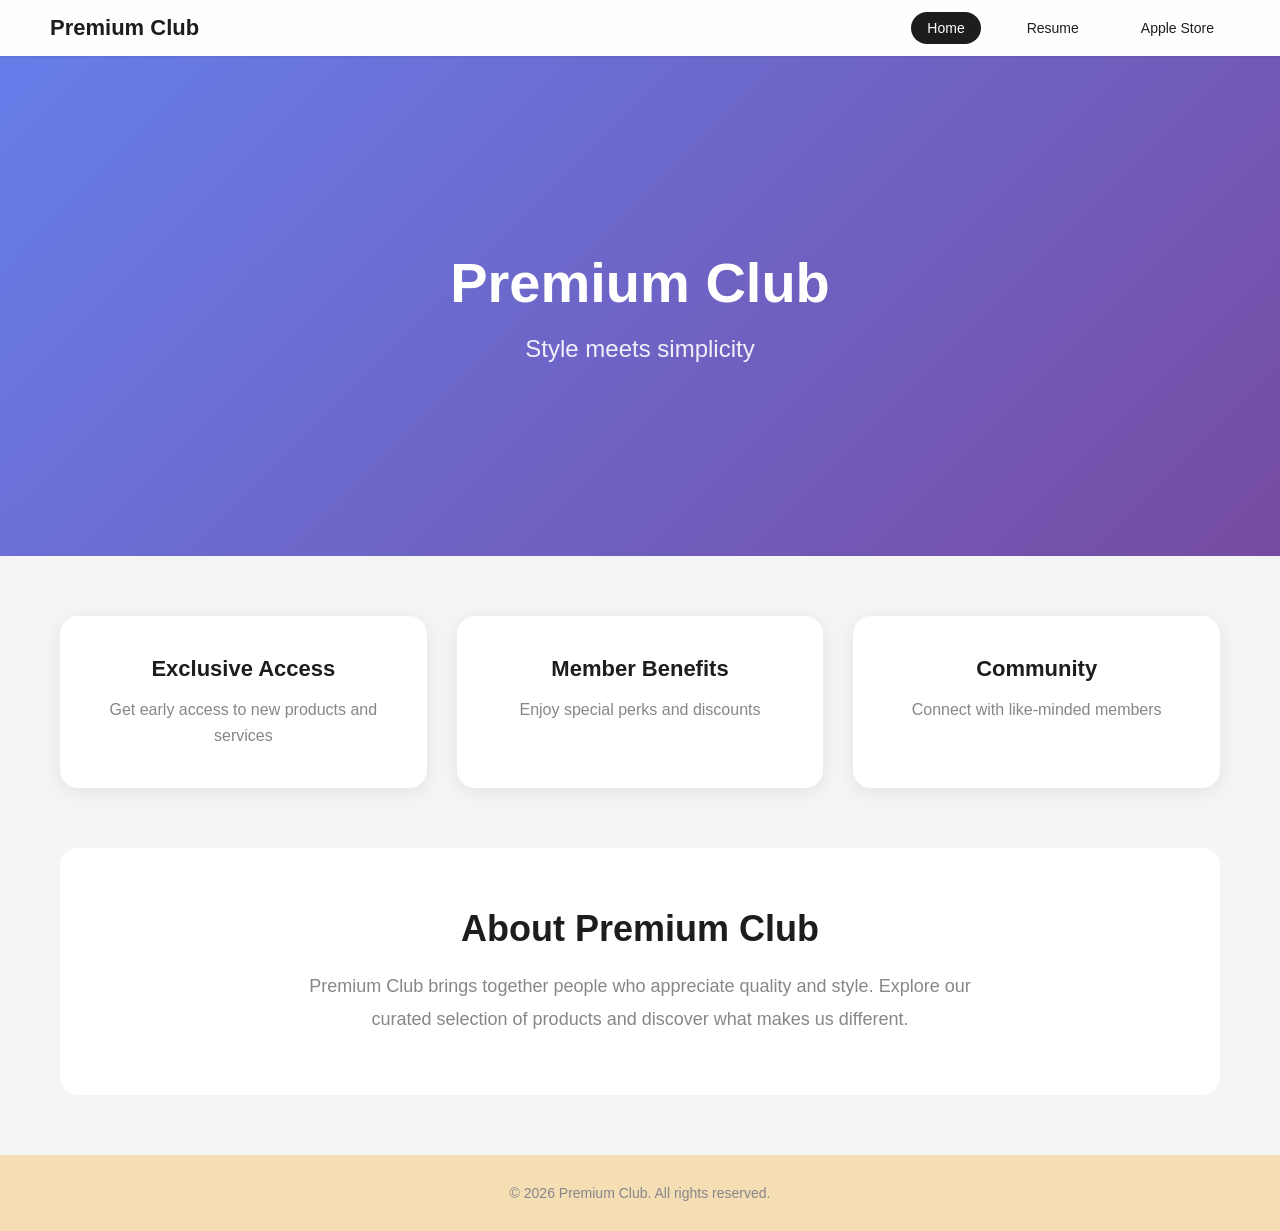
<file: index.html>
<!DOCTYPE html>
<html lang="en">
<head>
    <meta charset="UTF-8">
    <meta name="viewport" content="width=device-width, initial-scale=1.0">
    <title>Home | Premium Club</title>
    <link rel="stylesheet" href="style.css">
</head>
<body>
    <nav class="navbar">
        <div class="logo">Premium Club</div>
        <ul class="nav-links">
            <li><a href="index.html" class="active">Home</a></li>
            <li><a href="resume.html">Resume</a></li>
            <li><a href="apple.html">Apple Store</a></li>
        </ul>
    </nav>

    <header class="hero">
        <div class="hero-content">
            <h1>Premium Club</h1>
            <p>Style meets simplicity</p>
        </div>
    </header>

    <main class="main-content">
        <section class="features">
            <div class="feature-card">
                <h3>Exclusive Access</h3>
                <p>Get early access to new products and services</p>
            </div>
            <div class="feature-card">
                <h3>Member Benefits</h3>
                <p>Enjoy special perks and discounts</p>
            </div>
            <div class="feature-card">
                <h3>Community</h3>
                <p>Connect with like-minded members</p>
            </div>
        </section>

        <section class="about">
            <h2>About Premium Club</h2>
            <p>Premium Club brings together people who appreciate quality and style. Explore our curated selection of products and discover what makes us different.</p>
        </section>
    </main>

    <footer>
        <p>&copy; 2026 Premium Club. All rights reserved.</p>
    </footer>
</body>
</html>
</file>
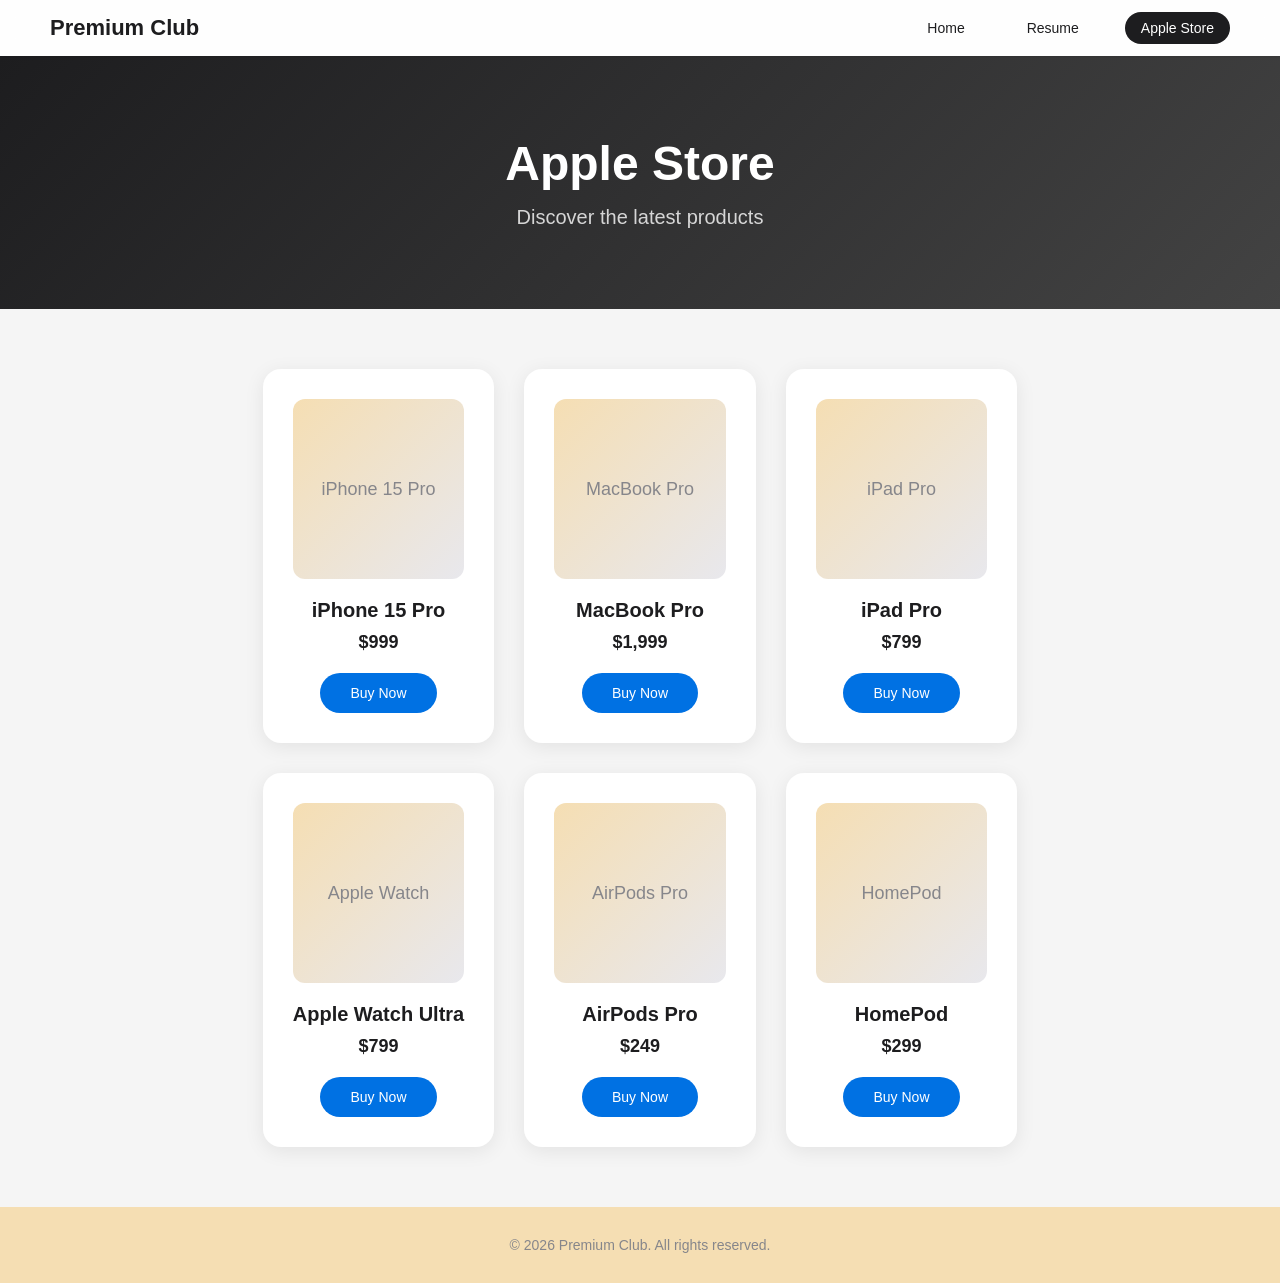
<file: apple.html>
<!DOCTYPE html>
<html lang="en">
<head>
    <meta charset="UTF-8">
    <meta name="viewport" content="width=device-width, initial-scale=1.0">
    <title>Apple Store | Premium Club</title>
    <link rel="stylesheet" href="style.css">
</head>
<body>
    <nav class="navbar">
        <div class="logo">Premium Club</div>
        <ul class="nav-links">
            <li><a href="index.html">Home</a></li>
            <li><a href="resume.html">Resume</a></li>
            <li><a href="apple.html" class="active">Apple Store</a></li>
        </ul>
    </nav>

    <header class="store-hero">
        <h1>Apple Store</h1>
        <p>Discover the latest products</p>
    </header>

    <main class="store-container">
        <section class="products-grid">
            <div class="product-card">
                <div class="product-image">iPhone 15 Pro</div>
                <h3>iPhone 15 Pro</h3>
                <p class="price">$999</p>
                <button class="buy-btn">Buy Now</button>
            </div>
            <div class="product-card">
                <div class="product-image">MacBook Pro</div>
                <h3>MacBook Pro</h3>
                <p class="price">$1,999</p>
                <button class="buy-btn">Buy Now</button>
            </div>
            <div class="product-card">
                <div class="product-image">iPad Pro</div>
                <h3>iPad Pro</h3>
                <p class="price">$799</p>
                <button class="buy-btn">Buy Now</button>
            </div>
            <div class="product-card">
                <div class="product-image">Apple Watch</div>
                <h3>Apple Watch Ultra</h3>
                <p class="price">$799</p>
                <button class="buy-btn">Buy Now</button>
            </div>
            <div class="product-card">
                <div class="product-image">AirPods Pro</div>
                <h3>AirPods Pro</h3>
                <p class="price">$249</p>
                <button class="buy-btn">Buy Now</button>
            </div>
            <div class="product-card">
                <div class="product-image">HomePod</div>
                <h3>HomePod</h3>
                <p class="price">$299</p>
                <button class="buy-btn">Buy Now</button>
            </div>
        </section>
    </main>

    <footer>
        <p>&copy; 2026 Premium Club. All rights reserved.</p>
    </footer>
</body>
</html>
</file>
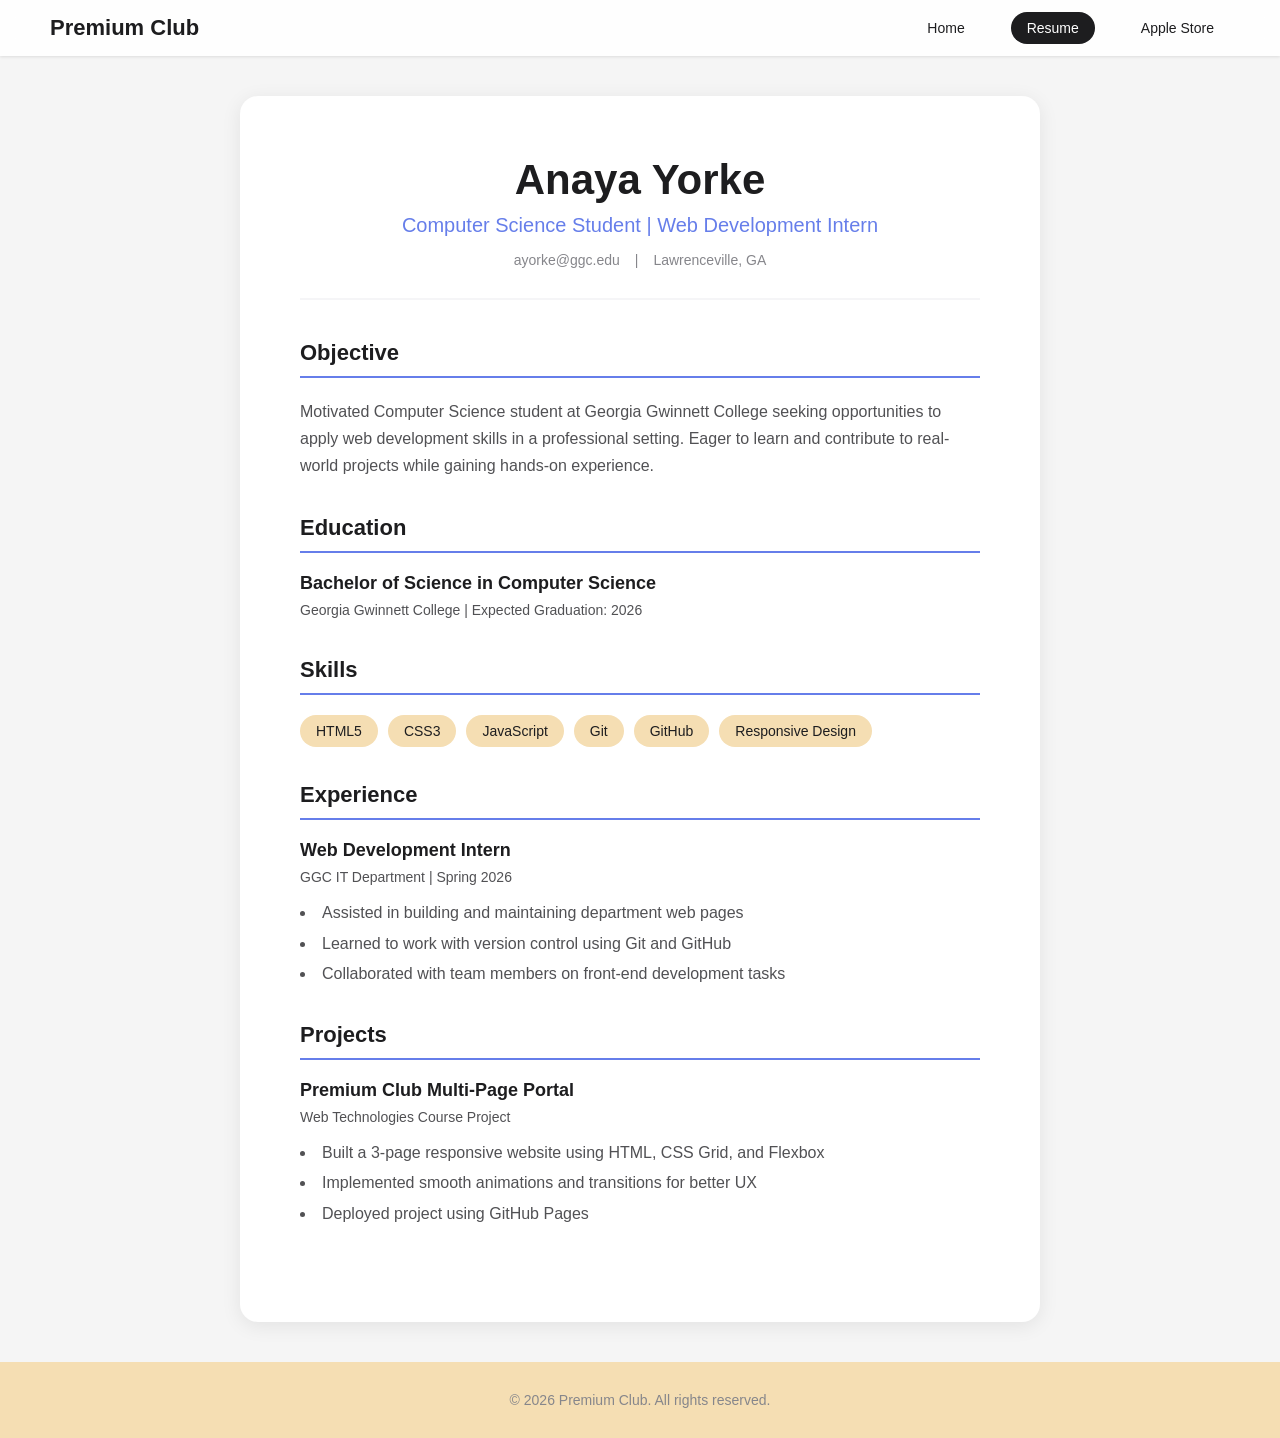
<file: resume.html>
<!DOCTYPE html>
<html lang="en">
<head>
    <meta charset="UTF-8">
    <meta name="viewport" content="width=device-width, initial-scale=1.0">
    <title>Resume | Premium Club</title>
    <link rel="stylesheet" href="style.css">
</head>
<body>
    <nav class="navbar">
        <div class="logo">Premium Club</div>
        <ul class="nav-links">
            <li><a href="index.html">Home</a></li>
            <li><a href="resume.html" class="active">Resume</a></li>
            <li><a href="apple.html">Apple Store</a></li>
        </ul>
    </nav>

    <main class="resume-container">
        <header class="resume-header">
            <h1>Anaya Yorke</h1>
            <p class="subtitle">Computer Science Student | Web Development Intern</p>
            <div class="contact-info">
                <span>ayorke@ggc.edu</span>
                <span>|</span>
                <span>Lawrenceville, GA</span>
            </div>
        </header>

        <section class="resume-section">
            <h2>Objective</h2>
            <p>Motivated Computer Science student at Georgia Gwinnett College seeking opportunities to apply web development skills in a professional setting. Eager to learn and contribute to real-world projects while gaining hands-on experience.</p>
        </section>

        <section class="resume-section">
            <h2>Education</h2>
            <div class="education-item">
                <h3>Bachelor of Science in Computer Science</h3>
                <p class="school">Georgia Gwinnett College | Expected Graduation: 2026</p>
            </div>
        </section>

        <section class="resume-section">
            <h2>Skills</h2>
            <div class="skills-grid">
                <span class="skill-tag">HTML5</span>
                <span class="skill-tag">CSS3</span>
                <span class="skill-tag">JavaScript</span>
                <span class="skill-tag">Git</span>
                <span class="skill-tag">GitHub</span>
                <span class="skill-tag">Responsive Design</span>
            </div>
        </section>

        <section class="resume-section">
            <h2>Experience</h2>
            <div class="experience-item">
                <h3>Web Development Intern</h3>
                <p class="company">GGC IT Department | Spring 2026</p>
                <ul>
                    <li>Assisted in building and maintaining department web pages</li>
                    <li>Learned to work with version control using Git and GitHub</li>
                    <li>Collaborated with team members on front-end development tasks</li>
                </ul>
            </div>
        </section>

        <section class="resume-section">
            <h2>Projects</h2>
            <div class="experience-item">
                <h3>Premium Club Multi-Page Portal</h3>
                <p class="company">Web Technologies Course Project</p>
                <ul>
                    <li>Built a 3-page responsive website using HTML, CSS Grid, and Flexbox</li>
                    <li>Implemented smooth animations and transitions for better UX</li>
                    <li>Deployed project using GitHub Pages</li>
                </ul>
            </div>
        </section>
    </main>

    <footer>
        <p>&copy; 2026 Premium Club. All rights reserved.</p>
    </footer>
</body>
</html>
</file>
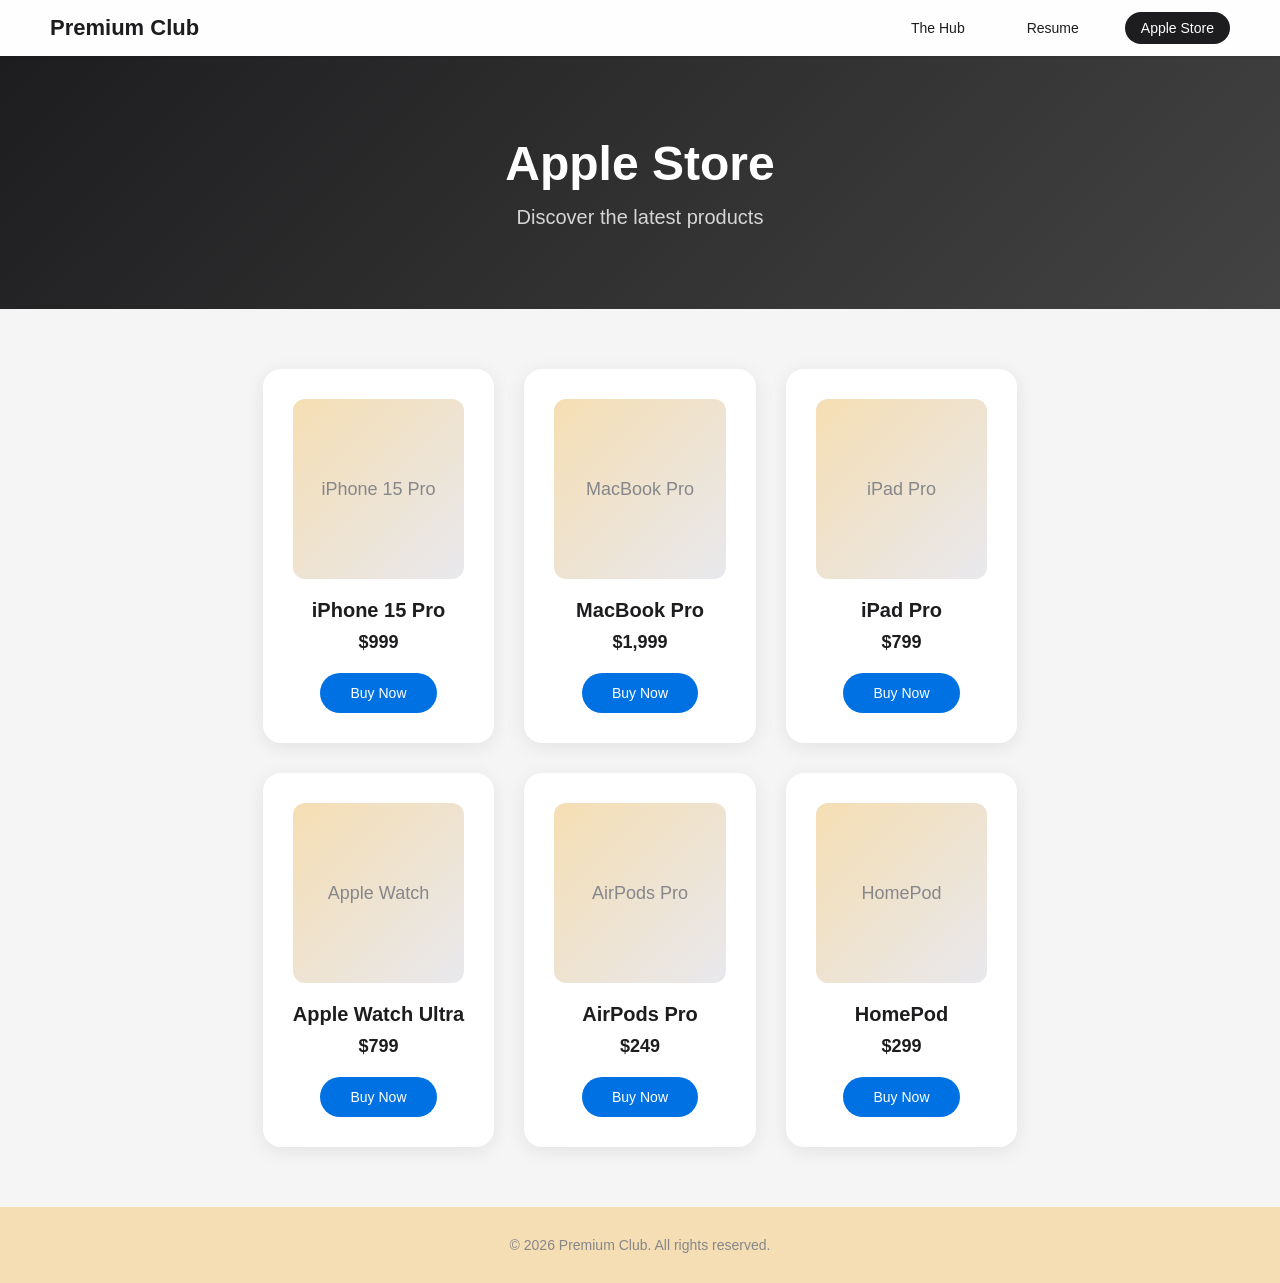
<file: store.html>
<!DOCTYPE html>
<html lang="en">
<head>
    <meta charset="UTF-8">
    <meta name="viewport" content="width=device-width, initial-scale=1.0">
    <title>Apple Store | Premium Club</title>
    <link rel="stylesheet" href="style.css">
</head>
<body>
    <nav class="navbar">
        <div class="logo">Premium Club</div>
        <ul class="nav-links">
            <li><a href="index.html">The Hub</a></li>
            <li><a href="resume.html">Resume</a></li>
            <li><a href="store.html" class="active">Apple Store</a></li>
        </ul>
    </nav>

    <header class="store-hero">
        <h1>Apple Store</h1>
        <p>Discover the latest products</p>
    </header>

    <main class="store-container">
        <section class="products-grid">
            <div class="product-card">
                <div class="product-image">iPhone 15 Pro</div>
                <h3>iPhone 15 Pro</h3>
                <p class="price">$999</p>
                <button class="buy-btn">Buy Now</button>
            </div>
            <div class="product-card">
                <div class="product-image">MacBook Pro</div>
                <h3>MacBook Pro</h3>
                <p class="price">$1,999</p>
                <button class="buy-btn">Buy Now</button>
            </div>
            <div class="product-card">
                <div class="product-image">iPad Pro</div>
                <h3>iPad Pro</h3>
                <p class="price">$799</p>
                <button class="buy-btn">Buy Now</button>
            </div>
            <div class="product-card">
                <div class="product-image">Apple Watch</div>
                <h3>Apple Watch Ultra</h3>
                <p class="price">$799</p>
                <button class="buy-btn">Buy Now</button>
            </div>
            <div class="product-card">
                <div class="product-image">AirPods Pro</div>
                <h3>AirPods Pro</h3>
                <p class="price">$249</p>
                <button class="buy-btn">Buy Now</button>
            </div>
            <div class="product-card">
                <div class="product-image">HomePod</div>
                <h3>HomePod</h3>
                <p class="price">$299</p>
                <button class="buy-btn">Buy Now</button>
            </div>
        </section>
    </main>

    <footer>
        <p>&copy; 2026 Premium Club. All rights reserved.</p>
    </footer>
</body>
</html>
</file>
<file: style.css>
* {
    box-sizing: border-box;
    margin: 0;
    padding: 0;
}

body {
    font-family: -apple-system, BlinkMacSystemFont, 'Segoe UI', Roboto, Oxygen, Ubuntu, sans-serif;
    background-color: whitesmoke;
    color: #1d1d1f;
    min-height: 100vh;
    display: flex;
    flex-direction: column;
}

.navbar {
    display: flex;
    justify-content: space-between;
    align-items: center;
    padding: 15px 50px;
    background-color: rgba(255, 255, 255, 0.9);
    backdrop-filter: blur(10px);
    position: sticky;
    top: 0;
    z-index: 100;
    box-shadow: 0 1px 3px rgba(0, 0, 0, 0.1);
}

.logo {
    font-size: 22px;
    font-weight: 600;
    color: #1d1d1f;
}

.nav-links {
    display: flex;
    gap: 30px;
    list-style: none;
}

.nav-links a {
    color: #1d1d1f;
    text-decoration: none;
    font-size: 14px;
    padding: 8px 16px;
    border-radius: 20px;
    transition: background-color 0.3s ease, transform 0.3s ease;
}

.nav-links a:hover {
    background-color: wheat;
    transform: scale(1.05) translateY(-2px);
}

.nav-links a.active {
    background-color: #1d1d1f;
    color: white;
}

.hero {
    display: flex;
    justify-content: center;
    align-items: center;
    min-height: 500px;
    background: linear-gradient(135deg, #667eea 0%, #764ba2 100%);
    text-align: center;
    color: white;
}

.hero-content h1 {
    font-size: 56px;
    font-weight: 700;
    margin-bottom: 20px;
}

.hero-content p {
    font-size: 24px;
    opacity: 0.9;
}

.main-content {
    max-width: 1200px;
    margin: 0 auto;
    padding: 60px 20px;
    flex: 1;
}

.features {
    display: grid;
    grid-template-columns: repeat(3, 1fr);
    gap: 30px;
    margin-bottom: 60px;
}

.feature-card {
    background-color: white;
    padding: 40px;
    border-radius: 18px;
    text-align: center;
    box-shadow: 0 4px 20px rgba(0, 0, 0, 0.08);
    transition: transform 0.3s ease, box-shadow 0.3s ease;
}

.feature-card:hover {
    transform: scale(1.03) translateY(-5px);
    box-shadow: 0 8px 30px rgba(0, 0, 0, 0.12);
}

.feature-card h3 {
    font-size: 22px;
    margin-bottom: 15px;
    color: #1d1d1f;
}

.feature-card p {
    color: #86868b;
    line-height: 1.6;
}

.about {
    text-align: center;
    padding: 60px;
    background-color: white;
    border-radius: 18px;
}

.about h2 {
    font-size: 36px;
    margin-bottom: 20px;
}

.about p {
    font-size: 18px;
    color: #86868b;
    max-width: 700px;
    margin: 0 auto;
    line-height: 1.8;
}

.resume-container {
    max-width: 800px;
    margin: 40px auto;
    padding: 60px;
    background-color: white;
    border-radius: 18px;
    box-shadow: 0 4px 20px rgba(0, 0, 0, 0.08);
    flex: 1;
}

.resume-header {
    text-align: center;
    margin-bottom: 40px;
    padding-bottom: 30px;
    border-bottom: 2px solid #f5f5f7;
}

.resume-header h1 {
    font-size: 42px;
    margin-bottom: 10px;
}

.resume-header .subtitle {
    font-size: 20px;
    color: #667eea;
    margin-bottom: 15px;
}

.contact-info {
    display: flex;
    justify-content: center;
    gap: 15px;
    color: #86868b;
    font-size: 14px;
}

.resume-section {
    margin-bottom: 35px;
}

.resume-section h2 {
    font-size: 22px;
    color: #1d1d1f;
    margin-bottom: 20px;
    padding-bottom: 10px;
    border-bottom: 2px solid #667eea;
}

.resume-section p {
    color: #515154;
    line-height: 1.7;
}

.skills-grid {
    display: flex;
    flex-wrap: wrap;
    gap: 10px;
}

.skill-tag {
    background-color: wheat;
    padding: 8px 16px;
    border-radius: 20px;
    font-size: 14px;
    color: #1d1d1f;
    transition: background-color 0.3s ease, transform 0.3s ease;
}

.skill-tag:hover {
    background-color: #667eea;
    color: white;
    transform: scale(1.05) rotate(2deg);
}

.experience-item,
.education-item {
    margin-bottom: 25px;
}

.experience-item h3,
.education-item h3 {
    font-size: 18px;
    color: #1d1d1f;
    margin-bottom: 5px;
}

.company,
.school {
    color: #86868b;
    font-size: 14px;
    margin-bottom: 10px;
}

.experience-item ul {
    list-style-position: inside;
    color: #515154;
}

.experience-item li {
    margin-bottom: 5px;
    line-height: 1.6;
}

.store-hero {
    text-align: center;
    padding: 80px 20px;
    background: linear-gradient(135deg, #1d1d1f 0%, #434343 100%);
    color: white;
}

.store-hero h1 {
    font-size: 48px;
    margin-bottom: 15px;
}

.store-hero p {
    font-size: 20px;
    opacity: 0.8;
}

.store-container {
    max-width: 1200px;
    margin: 0 auto;
    padding: 60px 20px;
    flex: 1;
}

.products-grid {
    display: grid;
    grid-template-columns: repeat(3, 1fr);
    gap: 30px;
}

.product-card {
    background-color: white;
    border-radius: 18px;
    padding: 30px;
    text-align: center;
    box-shadow: 0 4px 20px rgba(0, 0, 0, 0.08);
    transition: transform 0.3s ease, box-shadow 0.3s ease;
}

.product-card:hover {
    transform: scale(1.02) translateY(-8px);
    box-shadow: 0 12px 40px rgba(0, 0, 0, 0.15);
}

.product-image {
    height: 180px;
    background: linear-gradient(135deg, wheat 0%, #e8e8ed 100%);
    border-radius: 12px;
    display: flex;
    justify-content: center;
    align-items: center;
    margin-bottom: 20px;
    font-size: 18px;
    color: #86868b;
}

.product-card h3 {
    font-size: 20px;
    margin-bottom: 10px;
    color: #1d1d1f;
}

.price {
    font-size: 18px;
    color: #1d1d1f;
    font-weight: 600;
    margin-bottom: 20px;
}

.buy-btn {
    background-color: #0071e3;
    color: white;
    border: none;
    padding: 12px 30px;
    border-radius: 25px;
    font-size: 14px;
    cursor: pointer;
    transition: background-color 0.3s ease, transform 0.3s ease;
}

.buy-btn:hover {
    background-color: #0077ed;
    transform: scale(1.05) translateY(-2px);
}

footer {
    text-align: center;
    padding: 30px;
    background-color: wheat;
    color: #86868b;
    font-size: 14px;
}

@media (max-width: 768px) {
    .navbar {
        flex-direction: column;
        gap: 15px;
        padding: 15px 20px;
    }

    .features,
    .products-grid {
        grid-template-columns: 1fr;
    }

    .hero-content h1 {
        font-size: 36px;
    }

    .resume-container {
        margin: 20px;
        padding: 30px;
    }

    .contact-info {
        flex-direction: column;
        gap: 5px;
    }

    .contact-info span:nth-child(2),
    .contact-info span:nth-child(4) {
        display: none;
    }
}
</file>
